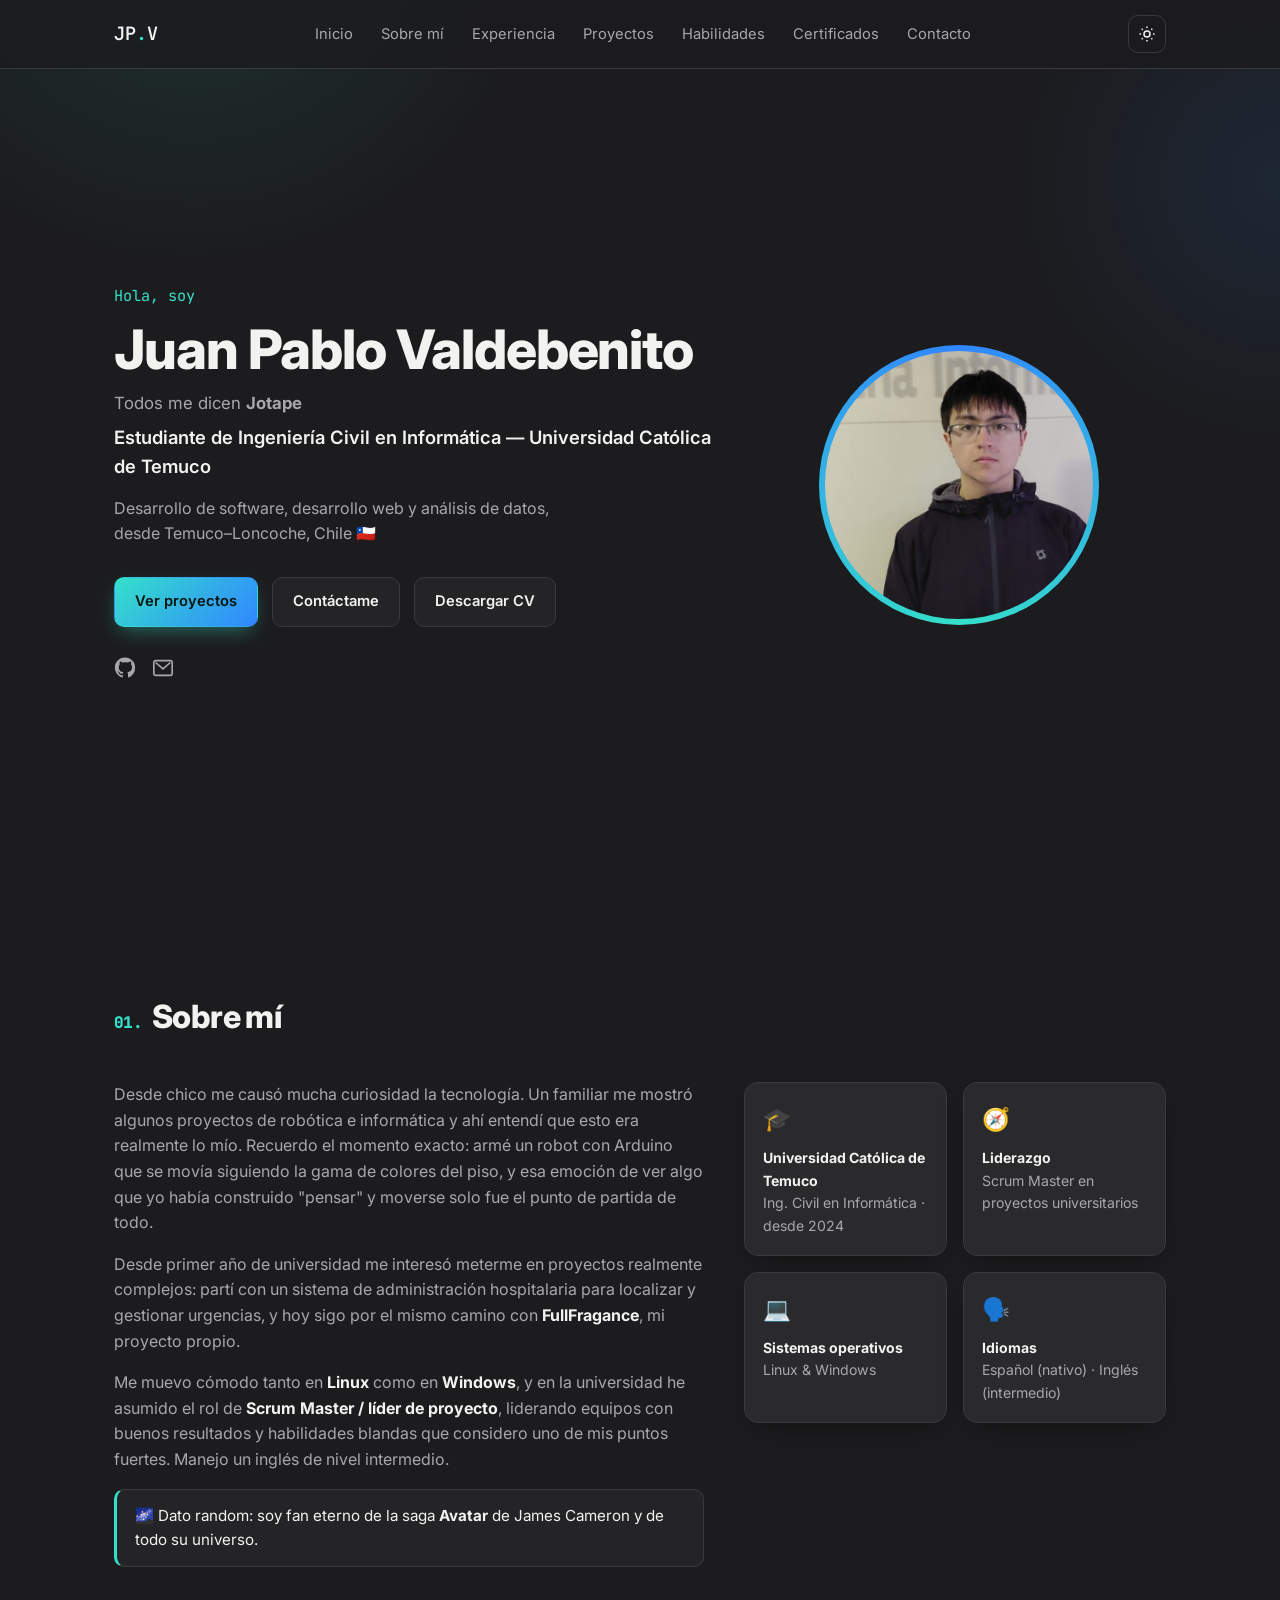
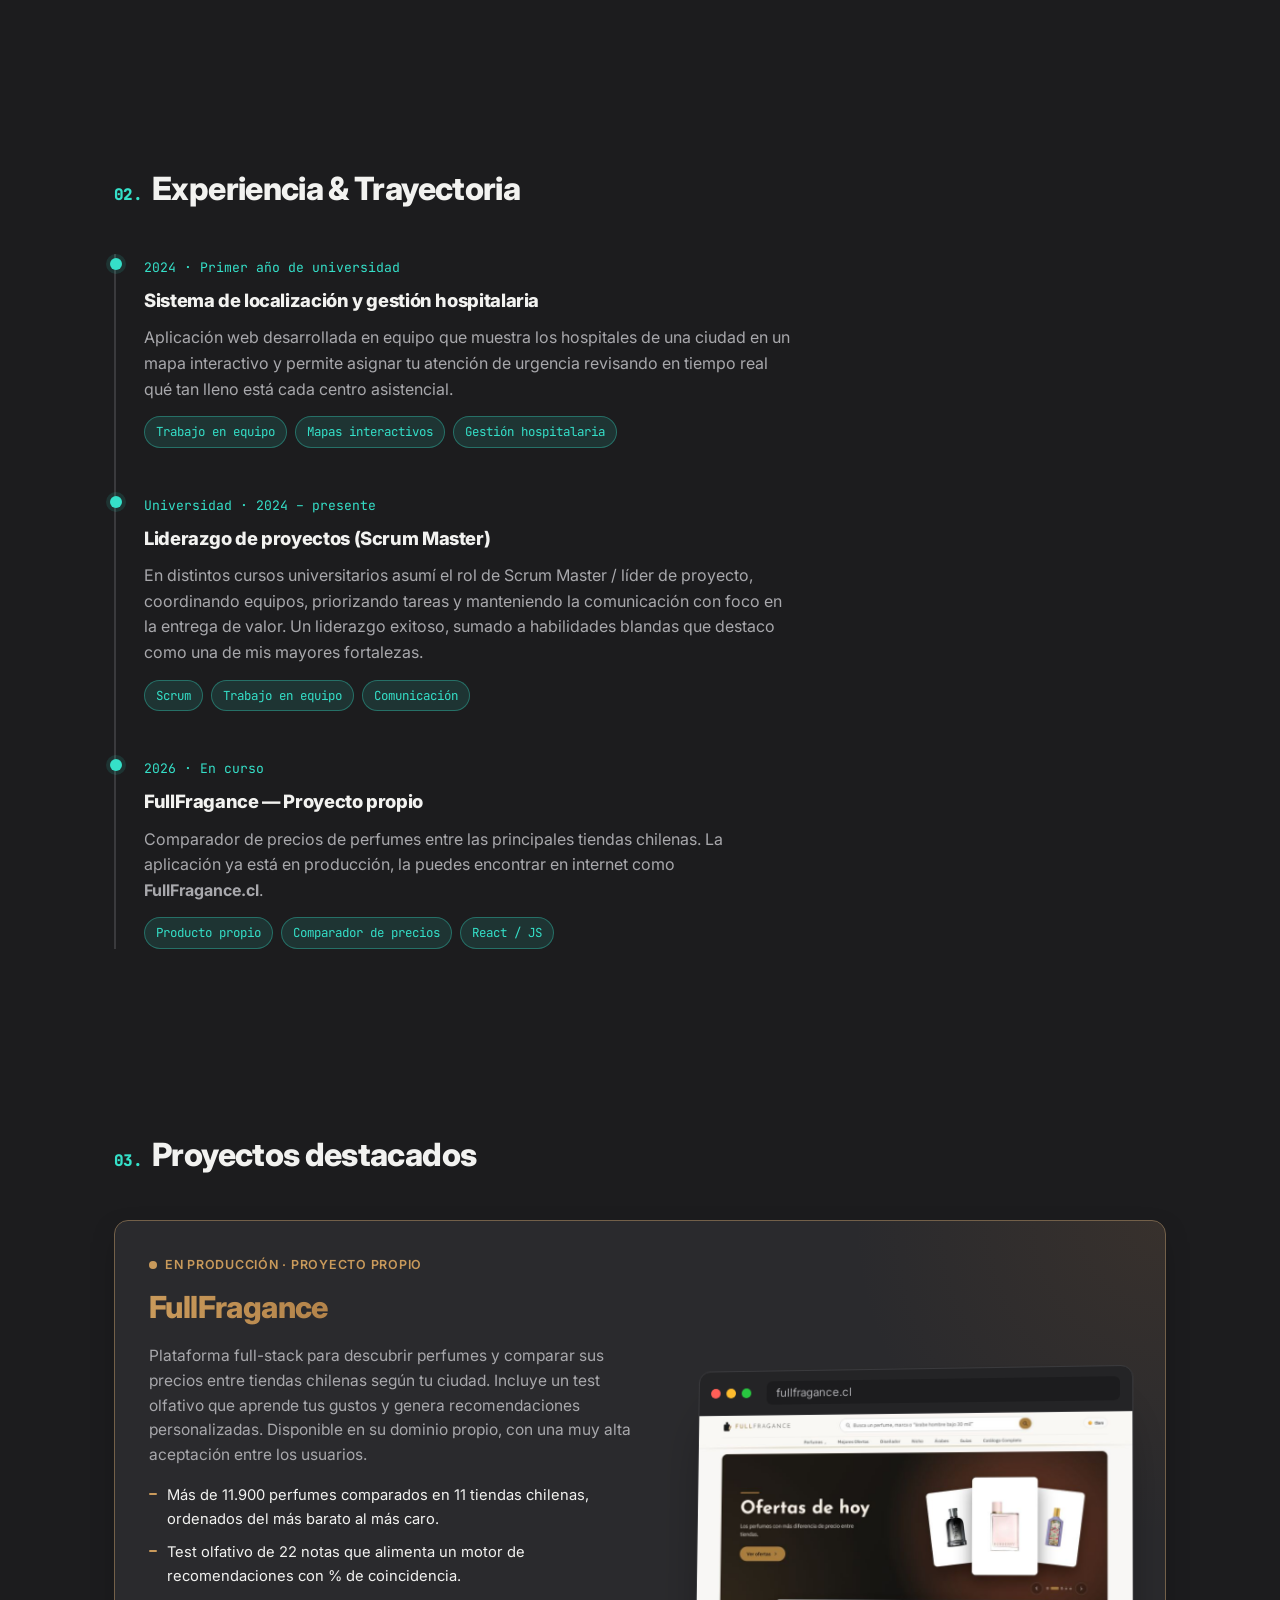
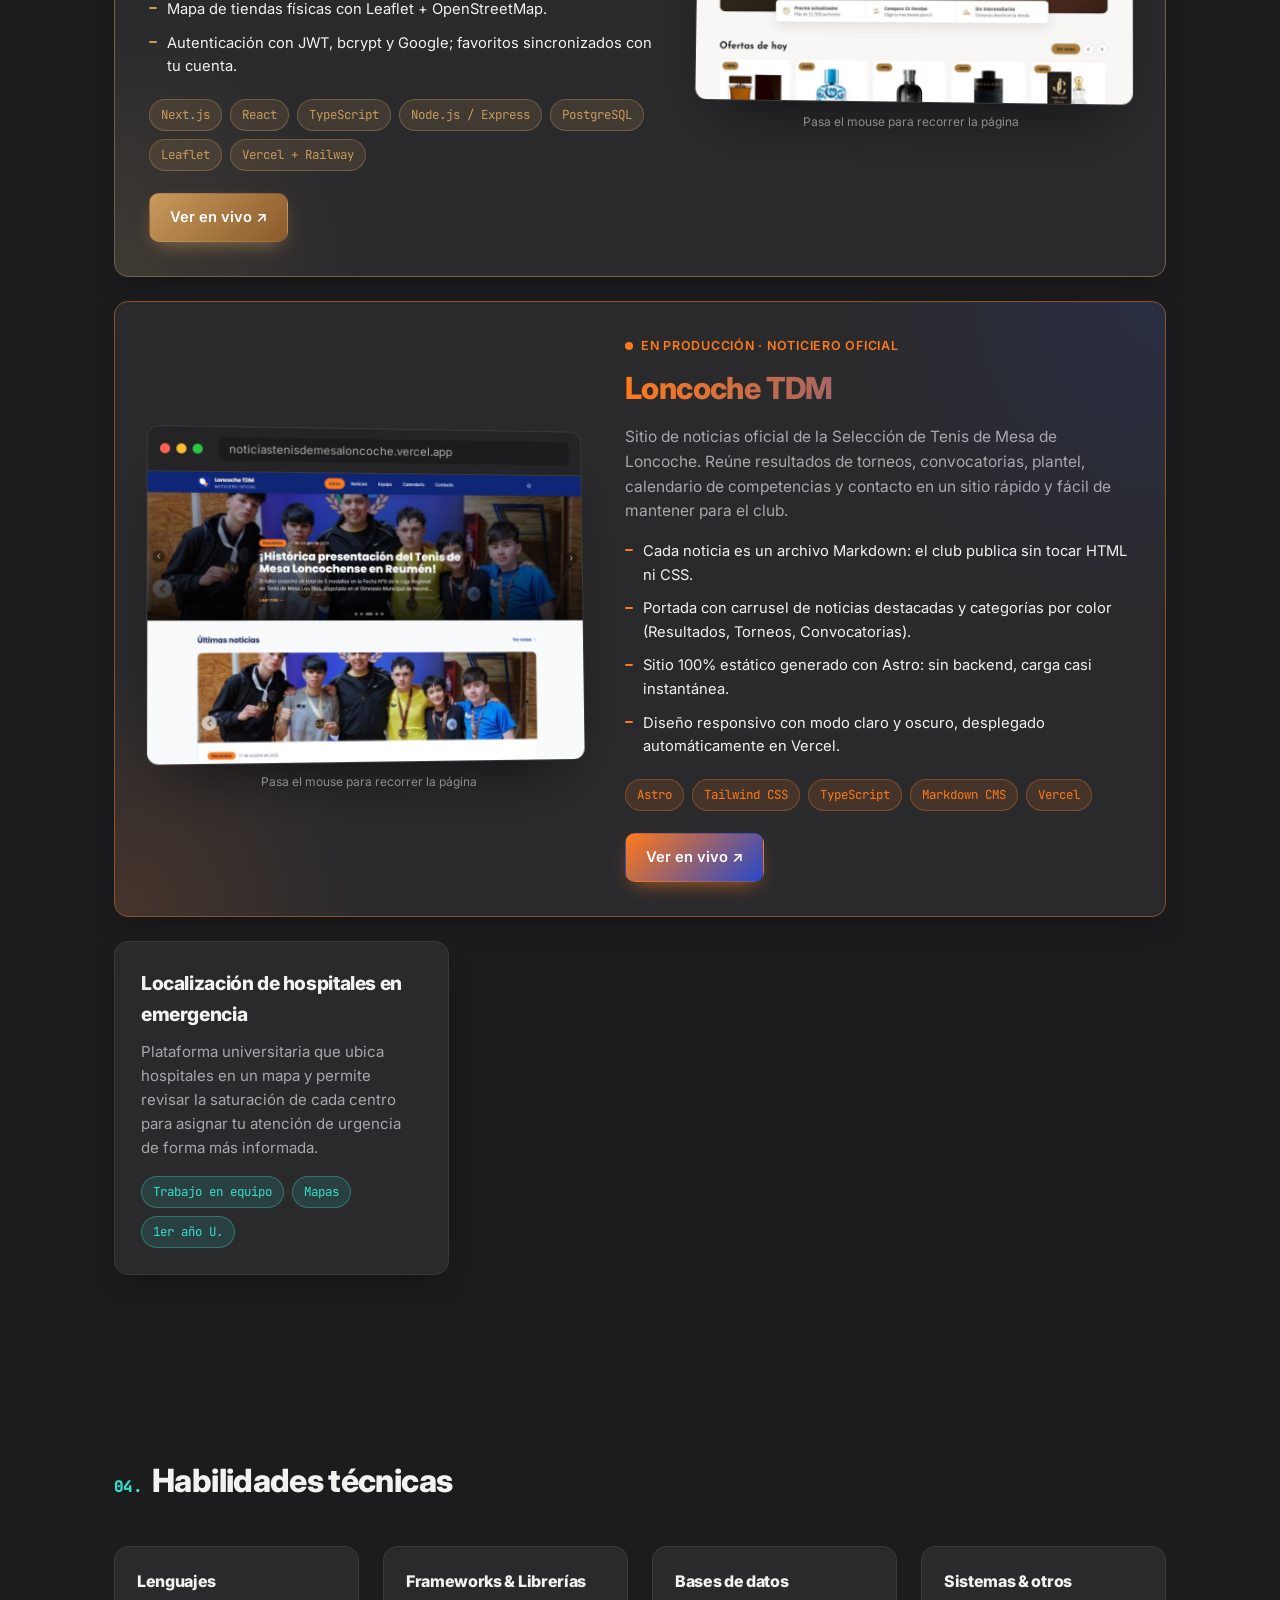
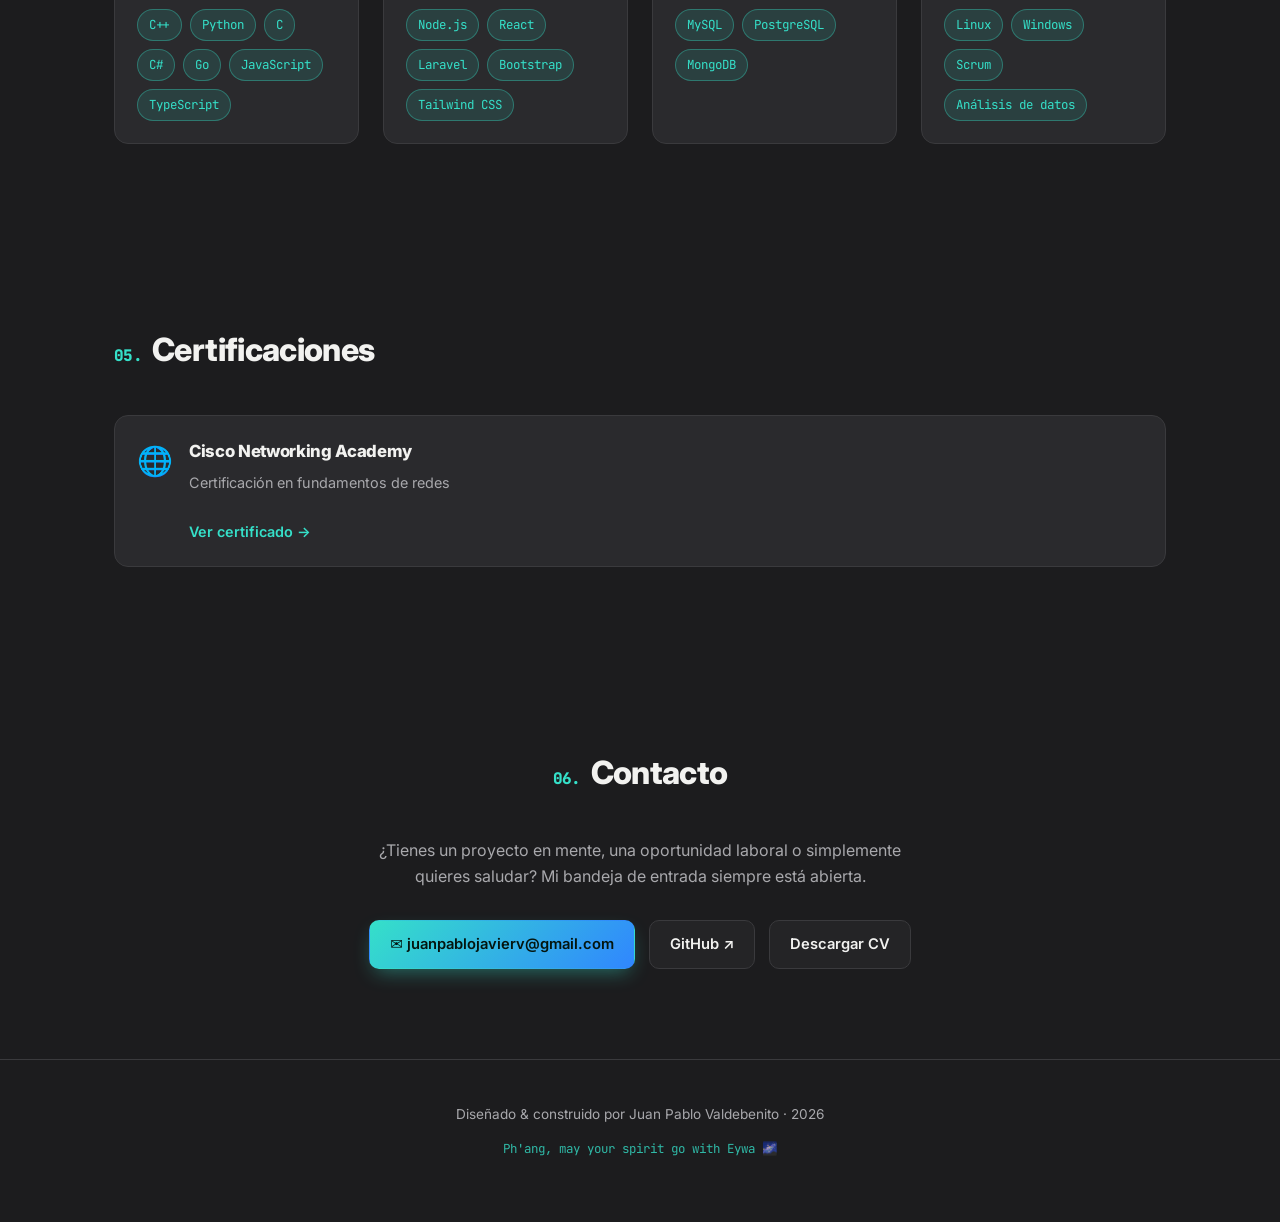
<file: index.html>
<!DOCTYPE html>
<html lang="es">
<head>
  <meta charset="UTF-8">
  <meta name="viewport" content="width=device-width, initial-scale=1.0">
  <title>Juan Pablo Valdebenito | Desarrollador de Software</title>
  <meta name="description" content="Portafolio de Juan Pablo Valdebenito, estudiante de Ingeniería Civil en Informática. Desarrollo de software, desarrollo web y análisis de datos.">
  <link rel="icon" type="image/svg+xml" href="assets/favicon.svg">
  <link rel="preconnect" href="https://fonts.googleapis.com">
  <link rel="preconnect" href="https://fonts.gstatic.com" crossorigin>
  <link href="https://fonts.googleapis.com/css2?family=Inter:wght@400;500;600;700;800&family=JetBrains+Mono:wght@400;500;600&display=swap" rel="stylesheet">
  <link rel="stylesheet" href="css/style.css">
</head>
<body>
  <div class="bg-glow" aria-hidden="true"></div>

  <header class="nav-wrap">
    <nav class="nav container">
      <a href="#inicio" class="logo">JP<span>.</span>V</a>
      <button class="nav-toggle" id="navToggle" aria-label="Abrir menú" aria-expanded="false">
        <span></span><span></span><span></span>
      </button>
      <ul class="nav-links" id="navLinks">
        <li><a href="#inicio">Inicio</a></li>
        <li><a href="#sobre-mi">Sobre mí</a></li>
        <li><a href="#experiencia">Experiencia</a></li>
        <li><a href="#proyectos">Proyectos</a></li>
        <li><a href="#habilidades">Habilidades</a></li>
        <li><a href="#certificaciones">Certificados</a></li>
        <li><a href="#contacto">Contacto</a></li>
      </ul>
      <div class="nav-actions">
        <button id="themeToggle" class="icon-btn" aria-label="Cambiar tema">
          <svg class="icon-sun" viewBox="0 0 24 24" fill="none" stroke="currentColor" stroke-width="2"><circle cx="12" cy="12" r="4"/><path d="M12 2v2M12 20v2M4.9 4.9l1.4 1.4M17.7 17.7l1.4 1.4M2 12h2M20 12h2M4.9 19.1l1.4-1.4M17.7 6.3l1.4-1.4"/></svg>
          <svg class="icon-moon" viewBox="0 0 24 24" fill="none" stroke="currentColor" stroke-width="2"><path d="M21 12.8A9 9 0 1 1 11.2 3a7 7 0 0 0 9.8 9.8Z"/></svg>
        </button>
      </div>
    </nav>
  </header>

  <main>
    <!-- HERO -->
    <section id="inicio" class="hero container">
      <div class="hero-text reveal">
        <p class="eyebrow">Hola, soy</p>
        <h1>Juan Pablo Valdebenito</h1>
        <p class="hero-alias">Todos me dicen <strong>Jotape</strong></p>
        <p class="hero-role">Estudiante de Ingeniería Civil en Informática — Universidad Católica de Temuco</p>
        <p class="hero-desc">
          Desarrollo de software, desarrollo web y análisis de datos, desde
          Temuco–Loncoche, Chile 🇨🇱
        </p>
        <div class="hero-cta">
          <a href="#proyectos" class="btn btn-primary">Ver proyectos</a>
          <a href="#contacto" class="btn btn-ghost">Contáctame</a>
          <a href="assets/CV_Juan_Pablo_Valdebenito.pdf" class="btn btn-ghost" download>Descargar CV</a>
        </div>
        <div class="hero-socials">
          <a href="https://github.com/Juan-Valdebenito" target="_blank" rel="noopener" aria-label="GitHub">
            <svg viewBox="0 0 24 24" width="22" height="22" fill="currentColor"><path d="M12 .5C5.73.5.98 5.24.98 11.52c0 5.02 3.26 9.28 7.78 10.78.57.1.78-.25.78-.55v-2.13c-3.16.69-3.83-1.35-3.83-1.35-.52-1.32-1.27-1.67-1.27-1.67-1.03-.71.08-.7.08-.7 1.15.08 1.75 1.18 1.75 1.18 1.01 1.74 2.66 1.24 3.31.95.1-.74.4-1.24.72-1.53-2.52-.29-5.17-1.26-5.17-5.6 0-1.24.44-2.25 1.17-3.04-.12-.29-.51-1.45.11-3.02 0 0 .96-.31 3.14 1.16a10.9 10.9 0 0 1 5.72 0c2.18-1.47 3.14-1.16 3.14-1.16.62 1.57.23 2.73.11 3.02.73.79 1.17 1.8 1.17 3.04 0 4.35-2.66 5.31-5.19 5.59.41.35.77 1.04.77 2.1v3.11c0 .3.21.66.79.55A11.53 11.53 0 0 0 23.02 11.5C23.02 5.24 18.27.5 12 .5Z"/></svg>
          </a>
          <a href="mailto:juanpablojavierv@gmail.com" aria-label="Correo">
            <svg viewBox="0 0 24 24" width="22" height="22" fill="none" stroke="currentColor" stroke-width="1.8"><rect x="2" y="4" width="20" height="16" rx="2"/><path d="m4 6 8 7 8-7"/></svg>
          </a>
        </div>
      </div>
      <div class="hero-avatar reveal">
        <div class="avatar-ring">
          <img src="assets/profile.jpg" alt="Foto de Juan Pablo Valdebenito" id="profileImg">
        </div>
      </div>
    </section>

    <!-- SOBRE MI -->
    <section id="sobre-mi" class="section container">
      <h2 class="section-title reveal"><span class="num">01.</span> Sobre mí</h2>
      <div class="about-grid">
        <div class="about-text reveal">
          <p>
            Desde chico me causó mucha curiosidad la tecnología. Un familiar me mostró algunos proyectos de
            robótica e informática y ahí entendí que esto era realmente lo mío. Recuerdo el momento exacto:
            armé un robot con Arduino que se movía siguiendo la gama de colores del piso, y esa emoción de
            ver algo que yo había construido "pensar" y moverse solo fue el punto de partida de todo.
          </p>
          <p>
            Desde primer año de universidad me interesó meterme en proyectos realmente complejos: partí con un
            sistema de administración hospitalaria para localizar y gestionar urgencias, y hoy sigo por el
            mismo camino con <strong>FullFragance</strong>, mi proyecto propio.
          </p>
          <p>
            Me muevo cómodo tanto en <strong>Linux</strong> como en <strong>Windows</strong>, y en la
            universidad he asumido el rol de <strong>Scrum Master / líder de proyecto</strong>, liderando
            equipos con buenos resultados y habilidades blandas que considero uno de mis puntos fuertes.
            Manejo un inglés de nivel intermedio.
          </p>
          <p class="fun-fact">
            🌌 Dato random: soy fan eterno de la saga <strong>Avatar</strong> de James Cameron y de todo su universo.
          </p>
        </div>
        <div class="about-cards reveal">
          <div class="mini-card">
            <span class="mini-card-icon">🎓</span>
            <p><strong>Universidad Católica de Temuco</strong><br>Ing. Civil en Informática · desde 2024</p>
          </div>
          <div class="mini-card">
            <span class="mini-card-icon">🧭</span>
            <p><strong>Liderazgo</strong><br>Scrum Master en proyectos universitarios</p>
          </div>
          <div class="mini-card">
            <span class="mini-card-icon">💻</span>
            <p><strong>Sistemas operativos</strong><br>Linux &amp; Windows</p>
          </div>
          <div class="mini-card">
            <span class="mini-card-icon">🗣️</span>
            <p><strong>Idiomas</strong><br>Español (nativo) · Inglés (intermedio)</p>
          </div>
        </div>
      </div>
    </section>

    <!-- EXPERIENCIA -->
    <section id="experiencia" class="section container">
      <h2 class="section-title reveal"><span class="num">02.</span> Experiencia &amp; Trayectoria</h2>
      <div class="timeline">
        <div class="timeline-item reveal">
          <div class="timeline-dot"></div>
          <div class="timeline-content">
            <span class="timeline-date">2024 · Primer año de universidad</span>
            <h3>Sistema de localización y gestión hospitalaria</h3>
            <p>
              Aplicación web desarrollada en equipo que muestra los hospitales de una ciudad en un mapa
              interactivo y permite asignar tu atención de urgencia revisando en tiempo real qué tan lleno
              está cada centro asistencial.
            </p>
            <div class="tag-row">
              <span class="tag">Trabajo en equipo</span>
              <span class="tag">Mapas interactivos</span>
              <span class="tag">Gestión hospitalaria</span>
            </div>
          </div>
        </div>
        <div class="timeline-item reveal">
          <div class="timeline-dot"></div>
          <div class="timeline-content">
            <span class="timeline-date">Universidad · 2024 – presente</span>
            <h3>Liderazgo de proyectos (Scrum Master)</h3>
            <p>
              En distintos cursos universitarios asumí el rol de Scrum Master / líder de proyecto,
              coordinando equipos, priorizando tareas y manteniendo la comunicación con foco en la entrega
              de valor. Un liderazgo exitoso, sumado a habilidades blandas que destaco como una de mis
              mayores fortalezas.
            </p>
            <div class="tag-row">
              <span class="tag">Scrum</span>
              <span class="tag">Trabajo en equipo</span>
              <span class="tag">Comunicación</span>
            </div>
          </div>
        </div>
        <div class="timeline-item reveal">
          <div class="timeline-dot"></div>
          <div class="timeline-content">
            <span class="timeline-date">2026 · En curso</span>
            <h3>FullFragance — Proyecto propio</h3>
            <p>
              Comparador de precios de perfumes entre las principales tiendas chilenas. La aplicación ya
              está en producción, la puedes encontrar en internet como
              <a href="https://fullfragance.cl/" target="_blank" rel="noopener"><strong>FullFragance.cl</strong></a>.
            </p>
            <div class="tag-row">
              <span class="tag">Producto propio</span>
              <span class="tag">Comparador de precios</span>
              <span class="tag">React / JS</span>
            </div>
          </div>
        </div>
      </div>
    </section>

    <!-- PROYECTOS -->
    <section id="proyectos" class="section container">
      <h2 class="section-title reveal"><span class="num">03.</span> Proyectos destacados</h2>
      <div class="projects-grid">
        <article class="project-card project-featured theme-ff reveal">
          <div class="featured-info">
            <div class="featured-eyebrow">
              <span class="live-dot" aria-hidden="true"></span> En producción · Proyecto propio
            </div>
            <h3>FullFragance</h3>
            <p>
              Plataforma full-stack para descubrir perfumes y comparar sus precios entre tiendas chilenas
              según tu ciudad. Incluye un test olfativo que aprende tus gustos y genera recomendaciones
              personalizadas. Disponible en su dominio propio, con una muy alta aceptación entre los usuarios.
            </p>
            <ul class="featured-list">
              <li>Más de 11.900 perfumes comparados en 11 tiendas chilenas, ordenados del más barato al más caro.</li>
              <li>Test olfativo de 22 notas que alimenta un motor de recomendaciones con % de coincidencia.</li>
              <li>Mapa de tiendas físicas con Leaflet + OpenStreetMap.</li>
              <li>Autenticación con JWT, bcrypt y Google; favoritos sincronizados con tu cuenta.</li>
            </ul>
            <div class="tag-row">
              <span class="tag">Next.js</span>
              <span class="tag">React</span>
              <span class="tag">TypeScript</span>
              <span class="tag">Node.js / Express</span>
              <span class="tag">PostgreSQL</span>
              <span class="tag">Leaflet</span>
              <span class="tag">Vercel + Railway</span>
            </div>
            <div class="featured-actions">
              <a class="btn btn-primary" href="https://fullfragance.cl/" target="_blank" rel="noopener">Ver en vivo ↗</a>
            </div>
          </div>

          <a class="featured-visual" href="https://fullfragance.cl/" target="_blank" rel="noopener" aria-label="Abrir FullFragance">
            <div class="mock-browser">
              <div class="mock-bar" aria-hidden="true">
                <span></span><span></span><span></span>
                <div class="mock-url">fullfragance.cl</div>
              </div>
              <div class="mock-screen">
                <img src="assets/projects/fullfragance.jpg" alt="Captura de la portada de FullFragance: ofertas de hoy, categorías y tiendas monitoreadas" loading="lazy" width="960">
              </div>
            </div>
            <span class="mock-hint">Pasa el mouse para recorrer la página</span>
          </a>
        </article>

        <article class="project-card project-featured featured-reverse theme-tdm reveal">
          <div class="featured-info">
            <div class="featured-eyebrow">
              <span class="live-dot" aria-hidden="true"></span> En producción · Noticiero oficial
            </div>
            <h3>Loncoche TDM</h3>
            <p>
              Sitio de noticias oficial de la Selección de Tenis de Mesa de Loncoche. Reúne resultados de torneos,
              convocatorias, plantel, calendario de competencias y contacto en un sitio rápido y fácil de mantener
              para el club.
            </p>
            <ul class="featured-list">
              <li>Cada noticia es un archivo Markdown: el club publica sin tocar HTML ni CSS.</li>
              <li>Portada con carrusel de noticias destacadas y categorías por color (Resultados, Torneos, Convocatorias).</li>
              <li>Sitio 100% estático generado con Astro: sin backend, carga casi instantánea.</li>
              <li>Diseño responsivo con modo claro y oscuro, desplegado automáticamente en Vercel.</li>
            </ul>
            <div class="tag-row">
              <span class="tag">Astro</span>
              <span class="tag">Tailwind CSS</span>
              <span class="tag">TypeScript</span>
              <span class="tag">Markdown CMS</span>
              <span class="tag">Vercel</span>
            </div>
            <div class="featured-actions">
              <a class="btn btn-primary" href="https://noticiastenisdemesaloncoche.vercel.app/" target="_blank" rel="noopener">Ver en vivo ↗</a>
            </div>
          </div>

          <a class="featured-visual" href="https://noticiastenisdemesaloncoche.vercel.app/" target="_blank" rel="noopener" aria-label="Abrir Noticiero Loncoche TDM">
            <div class="mock-browser">
              <div class="mock-bar" aria-hidden="true">
                <span></span><span></span><span></span>
                <div class="mock-url">noticiastenisdemesaloncoche.vercel.app</div>
              </div>
              <div class="mock-screen">
                <img src="assets/projects/loncoche-tdm.jpg" alt="Captura de la portada del noticiero Loncoche TDM con la última noticia y el listado de noticias" loading="lazy" width="960">
              </div>
            </div>
            <span class="mock-hint">Pasa el mouse para recorrer la página</span>
          </a>
        </article>

        <article class="project-card reveal">
          <h3>Localización de hospitales en emergencia</h3>
          <p>
            Plataforma universitaria que ubica hospitales en un mapa y permite revisar la saturación de cada
            centro para asignar tu atención de urgencia de forma más informada.
          </p>
          <div class="tag-row">
            <span class="tag">Trabajo en equipo</span>
            <span class="tag">Mapas</span>
            <span class="tag">1er año U.</span>
          </div>
        </article>
      </div>
    </section>

    <!-- HABILIDADES -->
    <section id="habilidades" class="section container">
      <h2 class="section-title reveal"><span class="num">04.</span> Habilidades técnicas</h2>
      <div class="skills-grid">
        <div class="skill-group reveal">
          <h3>Lenguajes</h3>
          <div class="tag-row">
            <span class="tag">C++</span><span class="tag">Python</span><span class="tag">C</span>
            <span class="tag">C#</span><span class="tag">Go</span><span class="tag">JavaScript</span>
            <span class="tag">TypeScript</span>
          </div>
        </div>
        <div class="skill-group reveal">
          <h3>Frameworks &amp; Librerías</h3>
          <div class="tag-row">
            <span class="tag">Node.js</span><span class="tag">React</span><span class="tag">Laravel</span>
            <span class="tag">Bootstrap</span><span class="tag">Tailwind CSS</span>
          </div>
        </div>
        <div class="skill-group reveal">
          <h3>Bases de datos</h3>
          <div class="tag-row">
            <span class="tag">MySQL</span><span class="tag">PostgreSQL</span><span class="tag">MongoDB</span>
          </div>
        </div>
        <div class="skill-group reveal">
          <h3>Sistemas &amp; otros</h3>
          <div class="tag-row">
            <span class="tag">Linux</span><span class="tag">Windows</span><span class="tag">Scrum</span>
            <span class="tag">Análisis de datos</span>
          </div>
        </div>
      </div>
    </section>

    <!-- CERTIFICACIONES -->
    <section id="certificaciones" class="section container">
      <h2 class="section-title reveal"><span class="num">05.</span> Certificaciones</h2>
      <div class="cert-grid">
        <a class="cert-card reveal" href="https://www.netacad.com/certificates/?issuanceId=386a37bc-72be-4f10-8a12-0d78bb83bd5d" target="_blank" rel="noopener">
          <div class="cert-icon">🌐</div>
          <div>
            <h3>Cisco Networking Academy</h3>
            <p>Certificación en fundamentos de redes</p>
            <span class="project-cta">Ver certificado →</span>
          </div>
        </a>
      </div>
    </section>

    <!-- CONTACTO -->
    <section id="contacto" class="section container contact-section">
      <h2 class="section-title reveal"><span class="num">06.</span> Contacto</h2>
      <div class="contact-box reveal">
        <p>
          ¿Tienes un proyecto en mente, una oportunidad laboral o simplemente quieres saludar?
          Mi bandeja de entrada siempre está abierta.
        </p>
        <div class="contact-links">
          <a class="btn btn-primary" href="mailto:juanpablojavierv@gmail.com">✉️ juanpablojavierv@gmail.com</a>
          <a class="btn btn-ghost" href="https://github.com/Juan-Valdebenito" target="_blank" rel="noopener">GitHub ↗</a>
          <a class="btn btn-ghost" href="assets/CV_Juan_Pablo_Valdebenito.pdf" download>Descargar CV</a>
        </div>
      </div>
    </section>
  </main>

  <footer class="site-footer">
    <p>Diseñado &amp; construido por Juan Pablo Valdebenito · <span id="year"></span></p>
    <p class="footer-easter-egg">Ph'ang, may your spirit go with Eywa 🌌</p>
  </footer>

  <script src="js/main.js"></script>
</body>
</html>
</file>
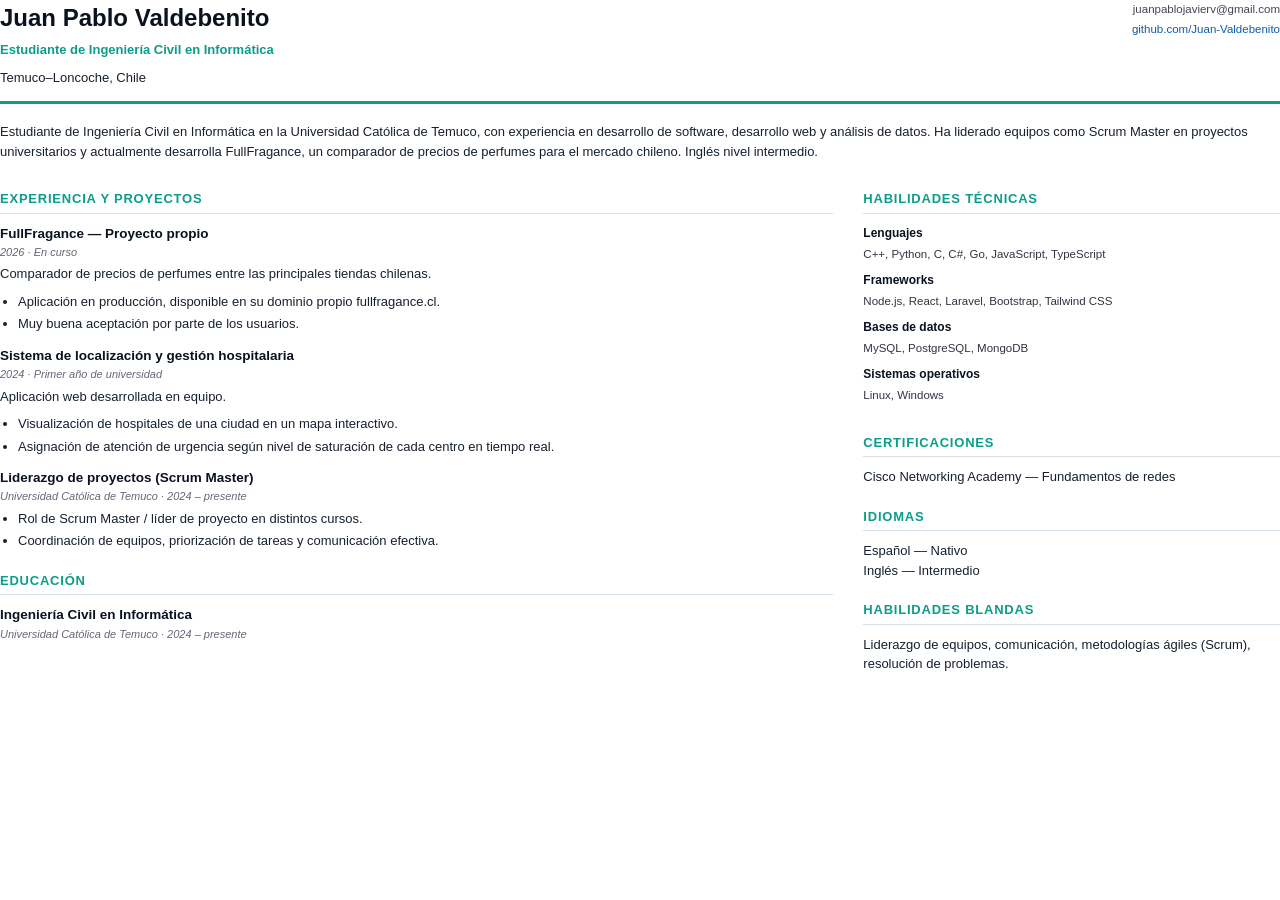
<file: cv.html>
<!DOCTYPE html>
<html lang="es">
<head>
<meta charset="UTF-8">
<title>CV - Juan Pablo Valdebenito</title>
<meta name="viewport" content="width=device-width, initial-scale=1.0">
<style>
  @page { size: A4; margin: 16mm; }
  * { box-sizing: border-box; }
  body {
    font-family: 'Segoe UI', Arial, sans-serif;
    color: #16202f;
    margin: 0;
    font-size: 13px;
    line-height: 1.5;
  }
  .header {
    display: flex;
    justify-content: space-between;
    align-items: flex-start;
    border-bottom: 3px solid #0d9c8a;
    padding-bottom: 14px;
    margin-bottom: 18px;
  }
  .header h1 { margin: 0 0 4px; font-size: 24px; color: #0a1220; }
  .header .role { color: #0d9c8a; font-weight: 600; font-size: 13px; margin-bottom: 8px; }
  .contact-info { font-size: 11.5px; color: #445; text-align: right; line-height: 1.7; }
  .contact-info a { color: #0d5aa8; text-decoration: none; }

  h2.section {
    font-size: 13px;
    text-transform: uppercase;
    letter-spacing: 0.06em;
    color: #0d9c8a;
    border-bottom: 1px solid #d6e0e8;
    padding-bottom: 4px;
    margin: 20px 0 10px;
  }
  p { margin: 0 0 8px; }
  .entry { margin-bottom: 12px; }
  .entry-title { font-weight: 700; font-size: 13.5px; color: #0a1220; }
  .entry-meta { font-size: 11px; color: #667; font-style: italic; margin-bottom: 4px; }
  ul { margin: 4px 0 0; padding-left: 18px; }
  li { margin-bottom: 3px; }

  .skills-cols { display: flex; gap: 24px; flex-wrap: wrap; }
  .skills-cols div { flex: 1; min-width: 180px; }
  .skills-cols h4 { margin: 0 0 4px; font-size: 12px; color: #0a1220; }
  .tag-list { font-size: 11.5px; color: #334; }

  .two-col { display: flex; gap: 30px; }
  .two-col .main { flex: 2; }
  .two-col .side { flex: 1; }
</style>
</head>
<body>

  <div class="header">
    <div>
      <h1>Juan Pablo Valdebenito</h1>
      <div class="role">Estudiante de Ingeniería Civil en Informática</div>
      <div>Temuco–Loncoche, Chile</div>
    </div>
    <div class="contact-info">
      <div>juanpablojavierv@gmail.com</div>
      <div><a href="https://github.com/Juan-Valdebenito">github.com/Juan-Valdebenito</a></div>
    </div>
  </div>

  <p>
    Estudiante de Ingeniería Civil en Informática en la Universidad Católica de Temuco, con experiencia en
    desarrollo de software, desarrollo web y análisis de datos. Ha liderado equipos como Scrum Master en
    proyectos universitarios y actualmente desarrolla FullFragance, un comparador de precios de perfumes
    para el mercado chileno. Inglés nivel intermedio.
  </p>

  <div class="two-col">
    <div class="main">
      <h2 class="section">Experiencia y Proyectos</h2>

      <div class="entry">
        <div class="entry-title">FullFragance — Proyecto propio</div>
        <div class="entry-meta">2026 · En curso</div>
        <p>Comparador de precios de perfumes entre las principales tiendas chilenas.</p>
        <ul>
          <li>Aplicación en producción, disponible en su dominio propio fullfragance.cl.</li>
          <li>Muy buena aceptación por parte de los usuarios.</li>
        </ul>
      </div>

      <div class="entry">
        <div class="entry-title">Sistema de localización y gestión hospitalaria</div>
        <div class="entry-meta">2024 · Primer año de universidad</div>
        <p>Aplicación web desarrollada en equipo.</p>
        <ul>
          <li>Visualización de hospitales de una ciudad en un mapa interactivo.</li>
          <li>Asignación de atención de urgencia según nivel de saturación de cada centro en tiempo real.</li>
        </ul>
      </div>

      <div class="entry">
        <div class="entry-title">Liderazgo de proyectos (Scrum Master)</div>
        <div class="entry-meta">Universidad Católica de Temuco · 2024 – presente</div>
        <ul>
          <li>Rol de Scrum Master / líder de proyecto en distintos cursos.</li>
          <li>Coordinación de equipos, priorización de tareas y comunicación efectiva.</li>
        </ul>
      </div>

      <h2 class="section">Educación</h2>
      <div class="entry">
        <div class="entry-title">Ingeniería Civil en Informática</div>
        <div class="entry-meta">Universidad Católica de Temuco · 2024 – presente</div>
      </div>
    </div>

    <div class="side">
      <h2 class="section">Habilidades técnicas</h2>
      <div class="skills-cols">
        <div>
          <h4>Lenguajes</h4>
          <p class="tag-list">C++, Python, C, C#, Go, JavaScript, TypeScript</p>
          <h4>Frameworks</h4>
          <p class="tag-list">Node.js, React, Laravel, Bootstrap, Tailwind CSS</p>
          <h4>Bases de datos</h4>
          <p class="tag-list">MySQL, PostgreSQL, MongoDB</p>
          <h4>Sistemas operativos</h4>
          <p class="tag-list">Linux, Windows</p>
        </div>
      </div>

      <h2 class="section">Certificaciones</h2>
      <p>Cisco Networking Academy — Fundamentos de redes</p>

      <h2 class="section">Idiomas</h2>
      <p>Español — Nativo<br>Inglés — Intermedio</p>

      <h2 class="section">Habilidades blandas</h2>
      <p>Liderazgo de equipos, comunicación, metodologías ágiles (Scrum), resolución de problemas.</p>
    </div>
  </div>

</body>
</html>
</file>
<file: css/style.css>
:root {
  --bg: #1c1c1e;
  --bg-elevated: #242426;
  --bg-card: #2a2a2d;
  --border: #3a3a3d;
  --text: #f2f2f0;
  --text-muted: #a8a8ac;
  --accent: #35e0c9;
  --accent-2: #3086ff;
  --accent-soft: rgba(53, 224, 201, 0.12);
  --shadow: 0 10px 30px -12px rgba(0, 0, 0, 0.5);
  --radius: 14px;
  --max-width: 1100px;
  color-scheme: dark;
}

[data-theme="light"] {
  --bg: #f6f8fc;
  --bg-elevated: #ffffff;
  --bg-card: #ffffff;
  --border: #e1e7f2;
  --text: #10192e;
  --text-muted: #4c5a76;
  --accent: #0d9c8a;
  --accent-2: #2563eb;
  --accent-soft: rgba(13, 156, 138, 0.1);
  --shadow: 0 10px 30px -14px rgba(20, 30, 60, 0.18);
  color-scheme: light;
}

* { box-sizing: border-box; }
html { scroll-behavior: smooth; }

body {
  margin: 0;
  background: var(--bg);
  color: var(--text);
  font-family: 'Inter', system-ui, -apple-system, Segoe UI, sans-serif;
  line-height: 1.6;
  transition: background 0.3s ease, color 0.3s ease;
  overflow-x: hidden;
}

.container {
  max-width: var(--max-width);
  margin: 0 auto;
  padding: 0 24px;
}

.bg-glow {
  position: fixed;
  inset: 0;
  z-index: -1;
  background:
    radial-gradient(600px circle at 15% -10%, var(--accent-soft), transparent 60%),
    radial-gradient(500px circle at 100% 20%, rgba(48, 134, 255, 0.10), transparent 55%);
  pointer-events: none;
}

a { color: inherit; text-decoration: none; }

h1, h2, h3 { font-weight: 800; letter-spacing: -0.02em; margin: 0; }

::selection { background: var(--accent); color: #06110f; }

/* ---------- NAV ---------- */
.nav-wrap {
  position: sticky;
  top: 0;
  z-index: 100;
  backdrop-filter: blur(12px);
  background: color-mix(in srgb, var(--bg) 78%, transparent);
  border-bottom: 1px solid var(--border);
}

.nav {
  display: flex;
  align-items: center;
  justify-content: space-between;
  height: 68px;
}

.logo {
  font-family: 'JetBrains Mono', monospace;
  font-weight: 600;
  font-size: 1.15rem;
}
.logo span { color: var(--accent); }

.nav-links {
  display: flex;
  gap: 28px;
  list-style: none;
  margin: 0;
  padding: 0;
}

.nav-links a {
  font-size: 0.92rem;
  color: var(--text-muted);
  transition: color 0.2s ease;
  position: relative;
}
.nav-links a:hover { color: var(--text); }

.nav-actions { display: flex; align-items: center; gap: 8px; }

.icon-btn {
  background: none;
  border: 1px solid var(--border);
  border-radius: 10px;
  width: 38px;
  height: 38px;
  display: grid;
  place-items: center;
  cursor: pointer;
  color: var(--text);
}
.icon-btn svg { width: 18px; height: 18px; }
.icon-moon { display: none; }
[data-theme="light"] .icon-sun { display: none; }
[data-theme="light"] .icon-moon { display: block; }

.nav-toggle {
  display: none;
  flex-direction: column;
  gap: 5px;
  background: none;
  border: none;
  cursor: pointer;
  padding: 6px;
}
.nav-toggle span {
  width: 22px;
  height: 2px;
  background: var(--text);
  border-radius: 2px;
}

/* ---------- HERO ---------- */
.hero {
  display: grid;
  grid-template-columns: 1.3fr 0.9fr;
  align-items: center;
  gap: 40px;
  min-height: calc(100vh - 68px);
  padding-top: 40px;
  padding-bottom: 40px;
}

.hero-text, .hero-avatar { min-width: 0; }

.eyebrow {
  color: var(--accent);
  font-family: 'JetBrains Mono', monospace;
  font-size: 0.95rem;
  margin: 0 0 12px;
}

.hero-text h1 {
  font-size: clamp(2.2rem, 5vw, 3.4rem);
  line-height: 1.1;
  margin-bottom: 10px;
}

.hero-alias {
  color: var(--text-muted);
  font-size: 1.05rem;
  margin: 0 0 6px;
}

.hero-role {
  font-size: 1.15rem;
  font-weight: 600;
  margin: 0 0 14px;
}

.hero-desc {
  color: var(--text-muted);
  max-width: min(46ch, 100%);
  margin: 0 0 30px;
}

.hero-cta { display: flex; flex-wrap: wrap; gap: 14px; margin-bottom: 30px; }

.btn {
  display: inline-flex;
  align-items: center;
  gap: 8px;
  padding: 12px 20px;
  border-radius: 10px;
  font-weight: 600;
  font-size: 0.92rem;
  border: 1px solid transparent;
  transition: transform 0.15s ease, box-shadow 0.15s ease, background 0.2s ease;
  cursor: pointer;
}
.btn:hover { transform: translateY(-2px); }

.btn-primary {
  background: linear-gradient(135deg, var(--accent), var(--accent-2));
  color: #04150f;
  box-shadow: 0 8px 20px -6px rgba(53, 224, 201, 0.45);
}

.btn-ghost {
  background: var(--bg-elevated);
  border-color: var(--border);
  color: var(--text);
}
.btn-ghost:hover { border-color: var(--accent); }

.hero-socials { display: flex; gap: 16px; }
.hero-socials a {
  color: var(--text-muted);
  transition: color 0.2s ease, transform 0.2s ease;
}
.hero-socials a:hover { color: var(--accent); transform: translateY(-2px); }

.hero-avatar { display: flex; justify-content: center; }

.avatar-ring {
  width: min(280px, 60vw);
  aspect-ratio: 1;
  border-radius: 50%;
  padding: 6px;
  background: conic-gradient(from 180deg, var(--accent), var(--accent-2), var(--accent));
  animation: spin 8s linear infinite;
}
.avatar-ring img {
  width: 100%;
  height: 100%;
  border-radius: 50%;
  object-fit: cover;
  display: block;
  background: var(--bg-card);
  animation: spin-reverse 8s linear infinite;
}
@keyframes spin { to { transform: rotate(360deg); } }
@keyframes spin-reverse { to { transform: rotate(-360deg); } }

/* ---------- SECTIONS ---------- */
.section { padding: 90px 24px; }

.section-title {
  font-size: clamp(1.5rem, 3vw, 2rem);
  margin-bottom: 40px;
  display: flex;
  align-items: baseline;
  gap: 10px;
}
.section-title .num {
  color: var(--accent);
  font-family: 'JetBrains Mono', monospace;
  font-size: 1rem;
}

/* ---------- ABOUT ---------- */
.about-grid {
  display: grid;
  grid-template-columns: 1.4fr 1fr;
  gap: 40px;
}
.about-text, .about-cards { min-width: 0; }
.about-text p { color: var(--text-muted); margin: 0 0 16px; }
.about-text strong { color: var(--text); }

.fun-fact {
  margin-top: 24px;
  padding: 14px 18px;
  background: var(--bg-elevated);
  border: 1px solid var(--border);
  border-left: 3px solid var(--accent);
  border-radius: 10px;
  color: var(--text) !important;
  font-size: 0.95rem;
}

.about-cards {
  display: grid;
  grid-template-columns: 1fr 1fr;
  gap: 16px;
  align-content: start;
}
.mini-card {
  background: var(--bg-card);
  border: 1px solid var(--border);
  border-radius: var(--radius);
  padding: 18px;
  box-shadow: var(--shadow);
}
.mini-card-icon { font-size: 1.4rem; }
.mini-card p { margin: 10px 0 0; font-size: 0.88rem; color: var(--text-muted); }
.mini-card strong { color: var(--text); }

/* ---------- TIMELINE ---------- */
.timeline {
  position: relative;
  padding-left: 28px;
  border-left: 2px solid var(--border);
}
.timeline-item { position: relative; padding-bottom: 44px; }
.timeline-item:last-child { padding-bottom: 0; }
.timeline-dot {
  position: absolute;
  left: -34px;
  top: 4px;
  width: 12px;
  height: 12px;
  border-radius: 50%;
  background: var(--accent);
  box-shadow: 0 0 0 4px var(--accent-soft);
}
.timeline-date {
  font-family: 'JetBrains Mono', monospace;
  font-size: 0.82rem;
  color: var(--accent);
}
.timeline-content h3 { margin: 6px 0 10px; font-size: 1.15rem; }
.timeline-content p { color: var(--text-muted); margin: 0 0 14px; max-width: 65ch; }

.tag-row { display: flex; flex-wrap: wrap; gap: 8px; }
.tag {
  font-family: 'JetBrains Mono', monospace;
  font-size: 0.78rem;
  padding: 5px 11px;
  border-radius: 999px;
  background: var(--accent-soft);
  color: var(--accent);
  border: 1px solid color-mix(in srgb, var(--accent) 35%, transparent);
}

/* ---------- PROJECTS ---------- */
.projects-grid {
  display: grid;
  grid-template-columns: repeat(auto-fit, minmax(min(280px, 100%), 1fr));
  gap: 24px;
}
.project-card {
  min-width: 0;
  background: var(--bg-card);
  border: 1px solid var(--border);
  border-radius: var(--radius);
  padding: 26px;
  box-shadow: var(--shadow);
  display: flex;
  flex-direction: column;
  transition: transform 0.2s ease, border-color 0.2s ease;
}
.project-card:hover { transform: translateY(-4px); border-color: var(--accent); }
.project-top {
  display: flex;
  justify-content: space-between;
  align-items: center;
  margin-bottom: 14px;
}
.project-folder { font-size: 1.6rem; }
.project-links { display: flex; gap: 14px; }
.project-links a { color: var(--text-muted); }
.project-links a:hover { color: var(--accent); }
.project-card h3 { font-size: 1.2rem; margin-bottom: 10px; }
.project-card p { color: var(--text-muted); flex-grow: 1; margin: 0 0 16px; font-size: 0.94rem; }
.project-cta {
  margin-top: 16px;
  display: inline-block;
  color: var(--accent);
  font-weight: 600;
  font-size: 0.9rem;
}

/* ---------- FEATURED PROJECT ---------- */
.project-featured {
  grid-column: 1 / -1;
  display: grid;
  grid-template-columns: minmax(0, 1.15fr) minmax(0, 1fr);
  gap: 36px;
  align-items: center;
  padding: 34px;
  position: relative;
  overflow: hidden;
  border-color: color-mix(in srgb, var(--accent) 40%, var(--border));
  background:
    radial-gradient(520px circle at 100% 0%, color-mix(in srgb, var(--accent-2) 14%, transparent), transparent 60%),
    radial-gradient(420px circle at 0% 100%, var(--accent-soft), transparent 60%),
    var(--bg-card);
}
.project-featured:hover { transform: translateY(-4px); }
.featured-info { display: flex; flex-direction: column; min-width: 0; }
.featured-eyebrow {
  display: inline-flex;
  align-items: center;
  gap: 8px;
  font-size: 0.78rem;
  font-weight: 600;
  letter-spacing: 0.06em;
  text-transform: uppercase;
  color: var(--accent);
  margin-bottom: 8px;
}
.live-dot {
  width: 8px;
  height: 8px;
  border-radius: 50%;
  background: var(--accent);
  box-shadow: 0 0 0 0 color-mix(in srgb, var(--accent) 60%, transparent);
  animation: livePulse 2s infinite;
}
@keyframes livePulse {
  0% { box-shadow: 0 0 0 0 color-mix(in srgb, var(--accent) 60%, transparent); }
  70% { box-shadow: 0 0 0 9px transparent; }
  100% { box-shadow: 0 0 0 0 transparent; }
}
.project-featured h3 {
  font-size: 1.9rem;
  margin: 0 0 12px;
  background: linear-gradient(90deg, var(--accent), var(--accent-2));
  -webkit-background-clip: text;
  background-clip: text;
  color: transparent;
}
.project-featured p { flex-grow: 0; font-size: 0.97rem; }
.featured-list {
  list-style: none;
  padding: 0;
  margin: 0 0 20px;
  display: grid;
  gap: 10px;
}
.featured-list li {
  position: relative;
  padding-left: 18px;
  font-size: 0.92rem;
  color: var(--text);
}
.featured-list li::before {
  content: "";
  position: absolute;
  left: 0;
  top: 0.62em;
  width: 8px;
  height: 2px;
  border-radius: 2px;
  background: var(--accent);
}
.featured-actions { display: flex; flex-wrap: wrap; gap: 12px; margin-top: 22px; }

/* Per-project palettes (taken from each live site) */
.theme-ff {
  --accent: #c99a5b;
  --accent-2: #8a5a2b;
  --accent-soft: rgba(201, 154, 91, 0.14);
}
.theme-tdm {
  --accent: #ff7a1a;
  --accent-2: #2747c9;
  --accent-soft: rgba(255, 122, 26, 0.13);
}
[data-theme="light"] .theme-ff {
  --accent: #9a6a2e;
  --accent-2: #6b4520;
  --accent-soft: rgba(154, 106, 46, 0.1);
}
[data-theme="light"] .theme-tdm {
  --accent: #e0620a;
  --accent-2: #1e3a8a;
  --accent-soft: rgba(224, 98, 10, 0.1);
}
.theme-ff .btn-primary,
.theme-tdm .btn-primary {
  color: #fff;
  box-shadow: 0 8px 20px -8px color-mix(in srgb, var(--accent) 70%, transparent);
}

/* Reversed layout: screenshot on the left */
.featured-reverse { grid-template-columns: minmax(0, 1fr) minmax(0, 1.15fr); }
.featured-reverse .featured-visual { order: -1; }

/* Browser frame with real screenshot */
.featured-visual {
  display: flex;
  flex-direction: column;
  align-items: center;
  gap: 10px;
  perspective: 1400px;
  min-width: 0;
}
.mock-browser {
  width: 100%;
  background: var(--bg-elevated);
  border: 1px solid var(--border);
  border-radius: 12px;
  box-shadow: 0 30px 60px -25px rgba(0, 0, 0, 0.6);
  overflow: hidden;
  transform: rotateY(-7deg) rotateX(3deg);
  transition: transform 0.5s ease, box-shadow 0.5s ease;
}
.featured-reverse .mock-browser { transform: rotateY(7deg) rotateX(3deg); }
.project-featured:hover .mock-browser {
  transform: rotateY(0) rotateX(0) scale(1.02);
  box-shadow: 0 34px 70px -25px color-mix(in srgb, var(--accent) 45%, rgba(0, 0, 0, 0.6));
}
.mock-bar {
  display: flex;
  align-items: center;
  gap: 6px;
  padding: 10px 12px;
  border-bottom: 1px solid var(--border);
}
.mock-bar > span { width: 10px; height: 10px; border-radius: 50%; flex-shrink: 0; }
.mock-bar > span:nth-child(1) { background: #ff5f57; }
.mock-bar > span:nth-child(2) { background: #febc2e; }
.mock-bar > span:nth-child(3) { background: #28c840; }
.mock-url {
  flex: 1;
  min-width: 0;
  margin-left: 10px;
  font-size: 0.72rem;
  color: var(--text-muted);
  background: var(--bg);
  border-radius: 6px;
  padding: 3px 10px;
  white-space: nowrap;
  overflow: hidden;
  text-overflow: ellipsis;
}
.mock-screen {
  position: relative;
  aspect-ratio: 16 / 10.5;
  overflow: hidden;
  background: var(--bg);
}
/* The screenshot is taller than the frame; on hover it scrolls down like a real visit */
.mock-screen img {
  display: block;
  width: 100%;
  height: auto;
  transform: translateY(0);
  transition: transform 6s ease-in-out;
}
.project-featured:hover .mock-screen img { transform: translateY(calc(-100% + var(--screen-h, 380px))); }
.mock-hint {
  font-size: 0.75rem;
  color: var(--text-muted);
  opacity: 0.8;
}

@media (max-width: 860px) {
  .project-featured,
  .featured-reverse { grid-template-columns: minmax(0, 1fr); padding: 24px; gap: 28px; }
  .featured-reverse .featured-visual { order: 0; }
  .mock-browser,
  .featured-reverse .mock-browser { transform: none; }
  .mock-hint { display: none; }
}
@media (hover: none) {
  .mock-hint { display: none; }
}
@media (prefers-reduced-motion: reduce) {
  .live-dot { animation: none; }
  .mock-browser,
  .featured-reverse .mock-browser,
  .project-featured:hover .mock-browser { transform: none; }
  .mock-screen img { transition: none; }
  .project-featured:hover .mock-screen img { transform: none; }
}

/* ---------- SKILLS ---------- */
.skills-grid {
  display: grid;
  grid-template-columns: repeat(auto-fit, minmax(240px, 1fr));
  gap: 24px;
}
.skill-group {
  background: var(--bg-card);
  border: 1px solid var(--border);
  border-radius: var(--radius);
  padding: 22px;
}
.skill-group h3 { font-size: 1rem; margin-bottom: 14px; color: var(--text); }

/* ---------- CERTS ---------- */
.cert-grid { display: grid; grid-template-columns: repeat(auto-fit, minmax(280px, 1fr)); gap: 20px; }
.cert-card {
  display: flex;
  gap: 16px;
  align-items: flex-start;
  background: var(--bg-card);
  border: 1px solid var(--border);
  border-radius: var(--radius);
  padding: 22px;
  transition: transform 0.2s ease, border-color 0.2s ease;
}
.cert-card:hover { transform: translateY(-4px); border-color: var(--accent); }
.cert-icon { font-size: 1.8rem; }
.cert-card h3 { font-size: 1.05rem; margin-bottom: 6px; }
.cert-card p { color: var(--text-muted); margin: 0 0 10px; font-size: 0.9rem; }

/* ---------- CONTACT ---------- */
.contact-section { text-align: center; }
.contact-section .section-title { justify-content: center; }
.contact-box {
  max-width: 560px;
  margin: 0 auto;
}
.contact-box p { color: var(--text-muted); margin-bottom: 30px; }
.contact-links { display: flex; flex-wrap: wrap; justify-content: center; gap: 14px; }

/* ---------- FOOTER ---------- */
.site-footer {
  text-align: center;
  padding: 30px 24px 50px;
  color: var(--text-muted);
  font-size: 0.85rem;
  border-top: 1px solid var(--border);
}
.footer-easter-egg {
  margin-top: 6px;
  font-family: 'JetBrains Mono', monospace;
  font-size: 0.78rem;
  color: var(--accent);
  opacity: 0.8;
}

/* ---------- REVEAL ANIMATION ---------- */
.reveal {
  opacity: 0;
  transform: translateY(24px);
  transition: opacity 0.6s ease, transform 0.6s ease;
}
.reveal.is-visible {
  opacity: 1;
  transform: translateY(0);
}

/* ---------- RESPONSIVE ---------- */
@media (max-width: 860px) {
  .hero { grid-template-columns: 1fr; text-align: center; padding-top: 20px; }
  .hero-cta, .hero-socials { justify-content: center; }
  .hero-avatar { order: -1; }
  .about-grid { grid-template-columns: 1fr; }
  .about-cards { grid-template-columns: 1fr 1fr; }
}

@media (max-width: 700px) {
  .nav-links {
    position: fixed;
    top: 68px;
    left: 0;
    right: 0;
    background: var(--bg-elevated);
    border-bottom: 1px solid var(--border);
    flex-direction: column;
    padding: 20px 24px;
    gap: 18px;
    transform: translateY(-120%);
    transition: transform 0.25s ease;
  }
  .nav-links.open { transform: translateY(0); }
  .nav-toggle { display: flex; }
  .section { padding: 60px 20px; }
}
</file>
